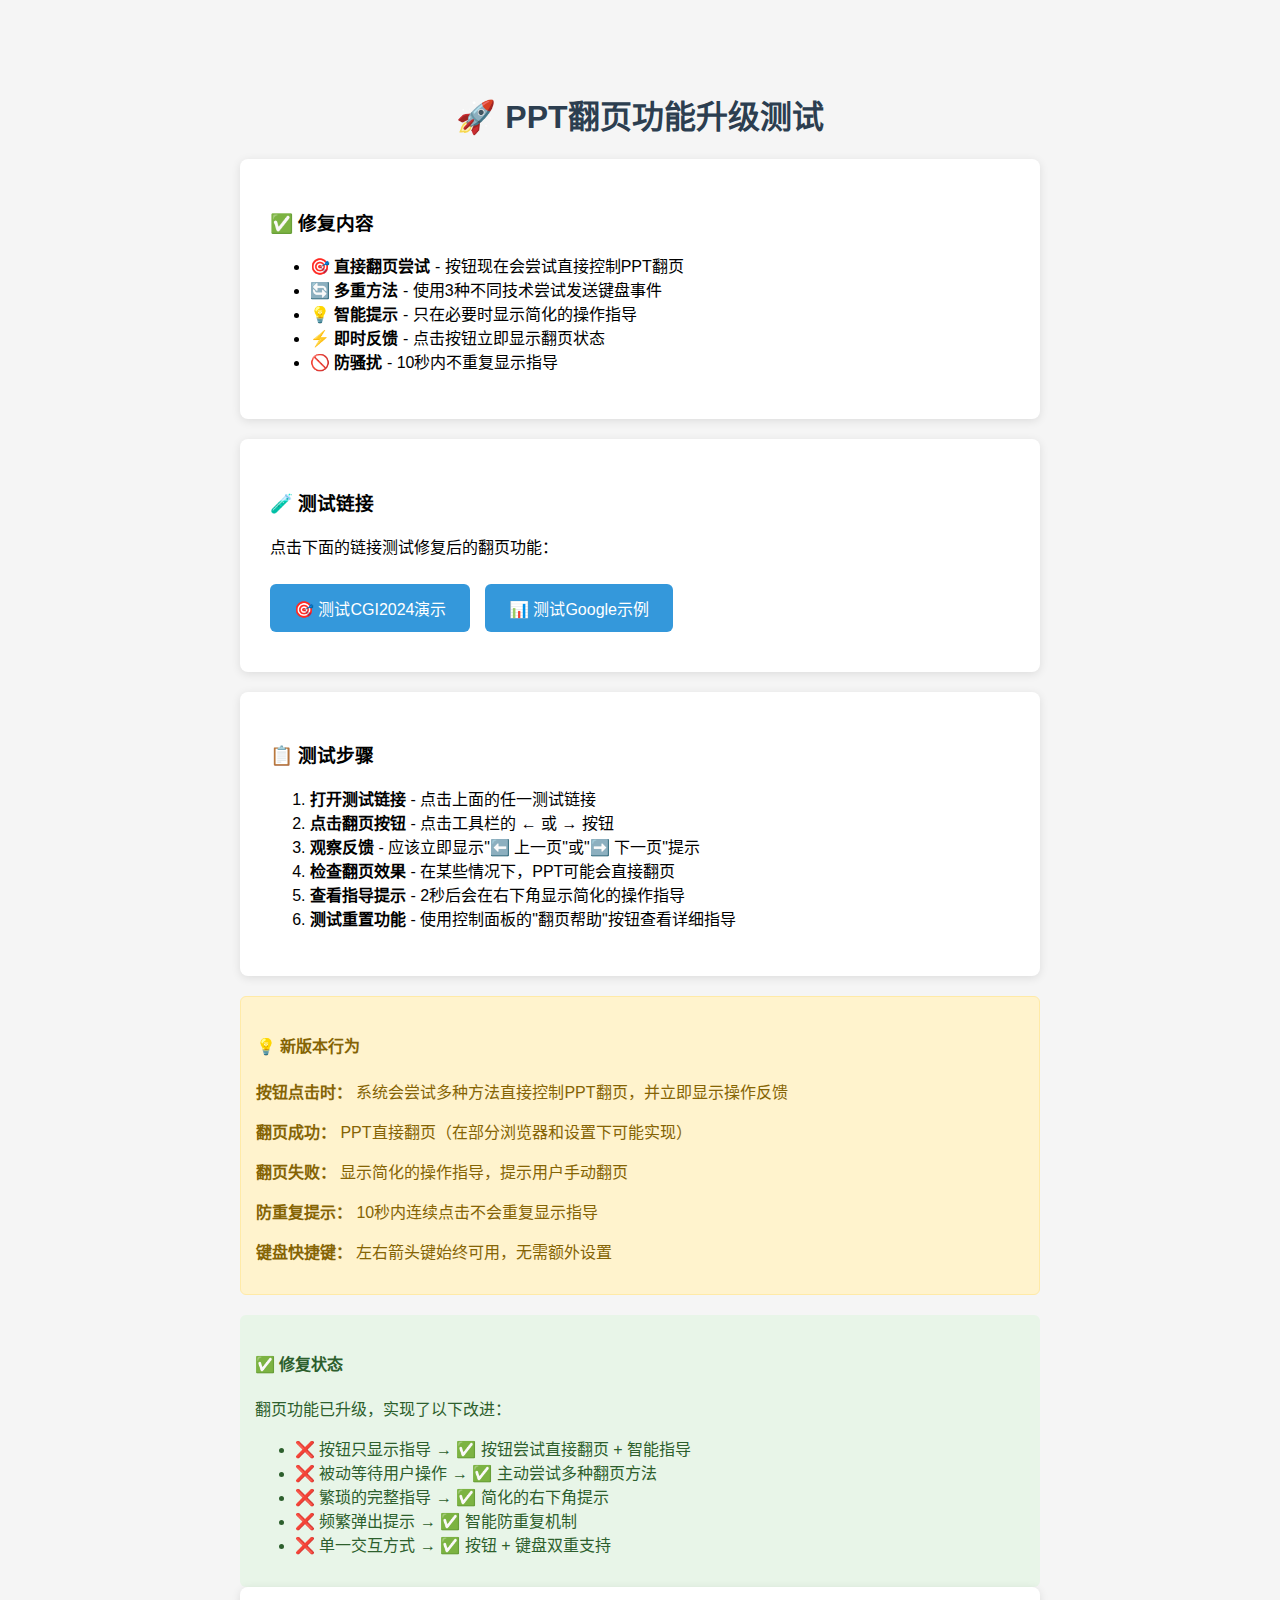
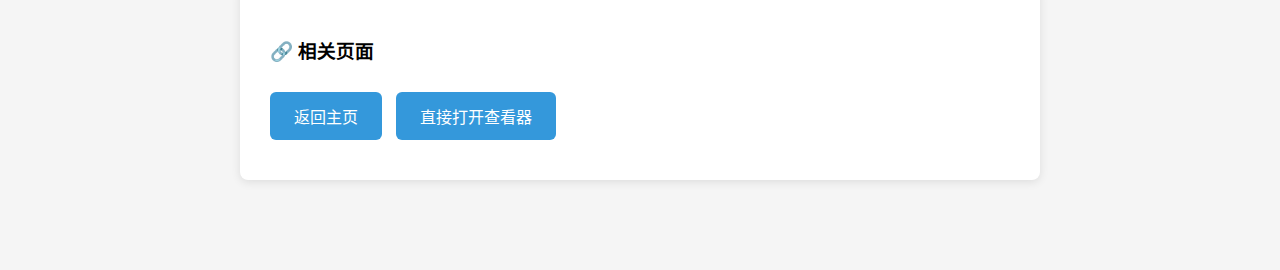
<file: ppt-test.html>
<!DOCTYPE html>
<html lang="zh-CN">
<head>
    <meta charset="UTF-8">
    <meta name="viewport" content="width=device-width, initial-scale=1.0">
    <title>PPT翻页功能测试</title>
    <style>
        body {
            font-family: Arial, sans-serif;
            max-width: 800px;
            margin: 50px auto;
            padding: 20px;
            background: #f5f5f5;
        }
        .test-card {
            background: white;
            padding: 30px;
            border-radius: 8px;
            box-shadow: 0 2px 10px rgba(0,0,0,0.1);
            margin-bottom: 20px;
        }
        .test-link {
            display: inline-block;
            background: #3498db;
            color: white;
            padding: 12px 24px;
            text-decoration: none;
            border-radius: 6px;
            margin: 10px 10px 10px 0;
            transition: background 0.3s;
        }
        .test-link:hover {
            background: #2980b9;
        }
        .status {
            margin-top: 20px;
            padding: 15px;
            border-radius: 6px;
            background: #e8f5e8;
            color: #2d5f2d;
        }
        h1 {
            color: #2c3e50;
            text-align: center;
        }
        .note {
            background: #fff3cd;
            border: 1px solid #ffeaa7;
            color: #856404;
            padding: 15px;
            border-radius: 6px;
            margin: 20px 0;
        }
    </style>
</head>
<body>
    <h1>🚀 PPT翻页功能升级测试</h1>
    
    <div class="test-card">
        <h3>✅ 修复内容</h3>
        <ul>
            <li>🎯 <strong>直接翻页尝试</strong> - 按钮现在会尝试直接控制PPT翻页</li>
            <li>🔄 <strong>多重方法</strong> - 使用3种不同技术尝试发送键盘事件</li>
            <li>💡 <strong>智能提示</strong> - 只在必要时显示简化的操作指导</li>
            <li>⚡ <strong>即时反馈</strong> - 点击按钮立即显示翻页状态</li>
            <li>🚫 <strong>防骚扰</strong> - 10秒内不重复显示指导</li>
        </ul>
    </div>

    <div class="test-card">
        <h3>🧪 测试链接</h3>
        <p>点击下面的链接测试修复后的翻页功能：</p>
        
        <a href="ppt-viewer.html?url=https://docs.google.com/presentation/d/18N1NjLzoq4ebQ8FyU649AgYWezRZIxbLarAtNvdkFaQ/edit?usp=sharing&title=CGI2024测试" class="test-link" target="_blank">
            🎯 测试CGI2024演示
        </a>
        
        <a href="ppt-viewer.html?url=https://docs.google.com/presentation/d/1BxiMVs0XRA5nFMdKvBdBZjgmUUqptlbs74OgvE2upms/edit&title=Google示例测试" class="test-link" target="_blank">
            📊 测试Google示例
        </a>
    </div>

    <div class="test-card">
        <h3>📋 测试步骤</h3>
        <ol>
            <li><strong>打开测试链接</strong> - 点击上面的任一测试链接</li>
            <li><strong>点击翻页按钮</strong> - 点击工具栏的 ← 或 → 按钮</li>
            <li><strong>观察反馈</strong> - 应该立即显示"⬅️ 上一页"或"➡️ 下一页"提示</li>
            <li><strong>检查翻页效果</strong> - 在某些情况下，PPT可能会直接翻页</li>
            <li><strong>查看指导提示</strong> - 2秒后会在右下角显示简化的操作指导</li>
            <li><strong>测试重置功能</strong> - 使用控制面板的"翻页帮助"按钮查看详细指导</li>
        </ol>
    </div>

    <div class="note">
        <h4>💡 新版本行为</h4>
        <p><strong>按钮点击时：</strong> 系统会尝试多种方法直接控制PPT翻页，并立即显示操作反馈</p>
        <p><strong>翻页成功：</strong> PPT直接翻页（在部分浏览器和设置下可能实现）</p>
        <p><strong>翻页失败：</strong> 显示简化的操作指导，提示用户手动翻页</p>
        <p><strong>防重复提示：</strong> 10秒内连续点击不会重复显示指导</p>
        <p><strong>键盘快捷键：</strong> 左右箭头键始终可用，无需额外设置</p>
    </div>

    <div class="status">
        <h4>✅ 修复状态</h4>
        <p>翻页功能已升级，实现了以下改进：</p>
        <ul>
            <li>❌ 按钮只显示指导 → ✅ 按钮尝试直接翻页 + 智能指导</li>
            <li>❌ 被动等待用户操作 → ✅ 主动尝试多种翻页方法</li>
            <li>❌ 繁琐的完整指导 → ✅ 简化的右下角提示</li>
            <li>❌ 频繁弹出提示 → ✅ 智能防重复机制</li>
            <li>❌ 单一交互方式 → ✅ 按钮 + 键盘双重支持</li>
        </ul>
    </div>

    <div class="test-card">
        <h3>🔗 相关页面</h3>
        <a href="index.html" class="test-link">返回主页</a>
        <a href="ppt-viewer.html" class="test-link">直接打开查看器</a>
    </div>

    <script>
        // 添加一些测试辅助功能
        document.addEventListener('DOMContentLoaded', function() {
            console.log('PPT翻页功能测试页面已加载');
            
            // 记录测试开始时间
            console.log('测试开始时间:', new Date().toLocaleString());
            
            // 监听链接点击
            document.querySelectorAll('.test-link').forEach(link => {
                link.addEventListener('click', function() {
                    console.log('测试链接被点击:', this.textContent.trim());
                });
            });
        });
    </script>
</body>
</html>
</file>
